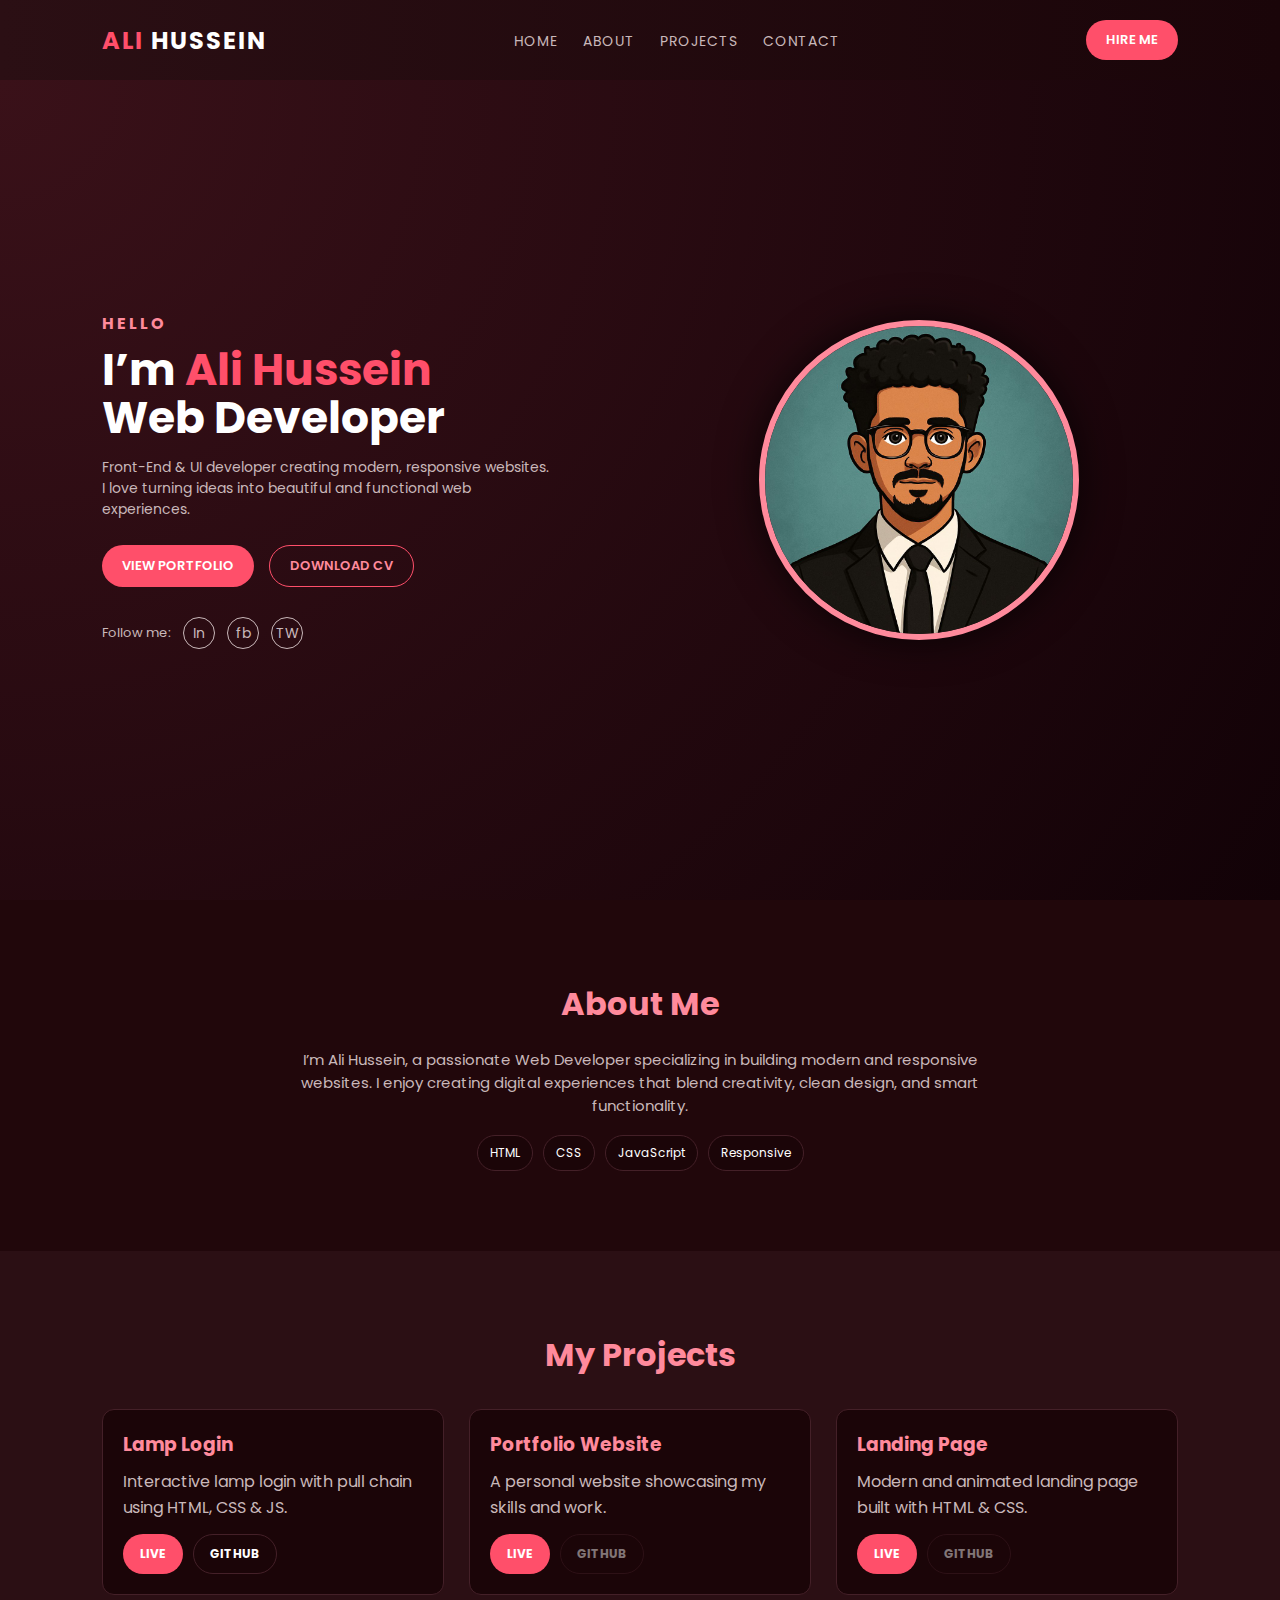
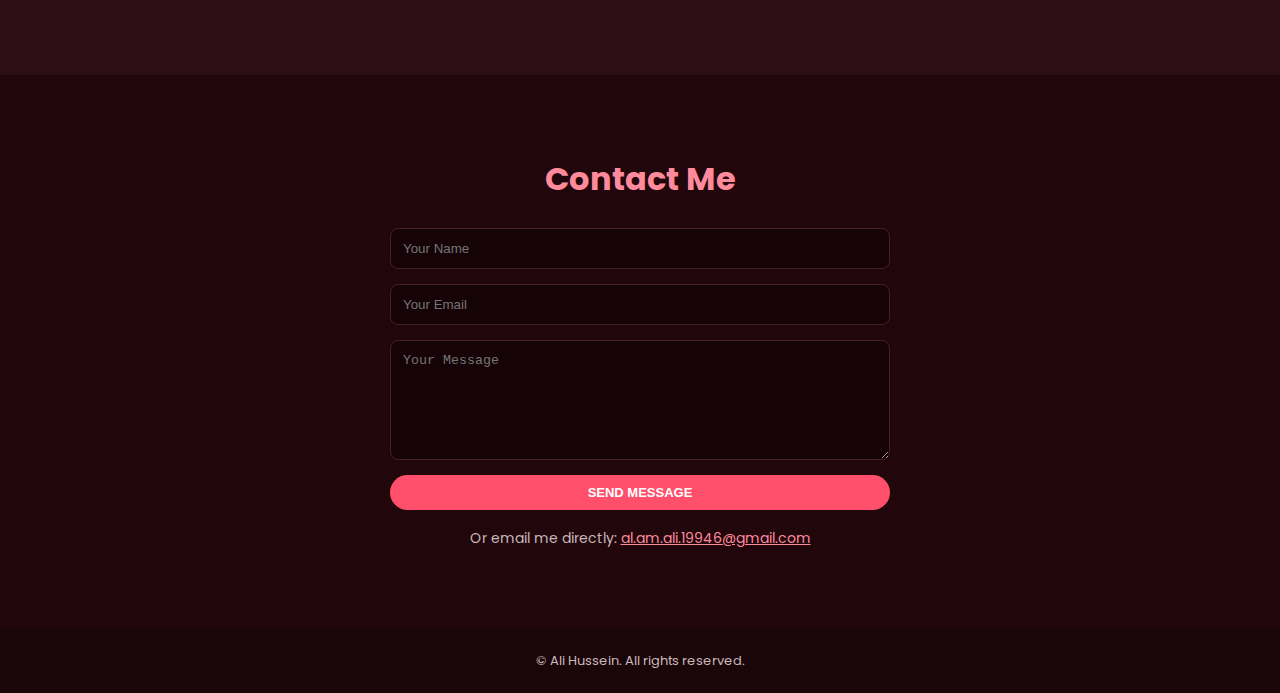
<file: index.html>
<!DOCTYPE html>
<html lang="en">

<head>
  <meta charset="UTF-8" />
  <meta name="viewport" content="width=device-width, initial-scale=1.0" />
  <title>Ali Hussein | Web Developer</title>

  <link rel="stylesheet" href="style.css" />
  <link href="https://fonts.googleapis.com/css2?family=Poppins:wght@300;400;600;700&display=swap" rel="stylesheet">
</head>

<body>

  <!-- HEADER -->
  <header>
    <div class="logo"><span>ALI</span> HUSSEIN</div>

    <nav>
      <ul>
        <li><a href="#home">Home</a></li>
        <li><a href="#about">About</a></li>
        <li><a href="#projects">Projects</a></li>
        <li><a href="#contact">Contact</a></li>
      </ul>
    </nav>

    <a class="btn-main" href="#contact">Hire Me</a>
  </header>

  <!-- HERO SECTION -->
  <section class="hero" id="home">
    <div class="hero-text">
      <h3>Hello</h3>
      <h1>I’m <span>Ali Hussein</span><br />Web Developer</h1>

      <p>
        Front-End & UI developer creating modern, responsive websites.
        I love turning ideas into beautiful and functional web experiences.
      </p>

      <div class="hero-buttons">
        <a class="btn-main" href="#projects">View Portfolio</a>
        <a href="mijn cv.pdf" target="_blank" class="btn-outline" download>DOWNLOAD CV</a>
      </div>

      <div class="social">
        <span>Follow me:</span>
        <a href="https://www.linkedin.com/in/ali-hussein-363864380?utm_source=share&utm_campaign=share_via&utm_content=profile&utm_medium=ios_app"
          target="_blank" rel="noopener">In</a>
        <a href="https://www.facebook.com/share/17NGANShFx/?mibextid=wwXIfr" target="_blank" rel="noopener">fb</a>
        <a href="https://x.com/1lovexxxxx?s=21" target="_blank" rel="noopener">TW</a>
      </div>
    </div>

    <div class="hero-img">
      <div class="circle-wrap">
        <img src="image/profile1.jpeg" alt="Ali Hussein" />
      </div>
    </div>
  </section>

  <!-- ABOUT SECTION -->
  <section class="about" id="about">
    <h2>About Me</h2>
    <p>
      I’m Ali Hussein, a passionate Web Developer specializing in building modern and responsive websites.
      I enjoy creating digital experiences that blend creativity, clean design, and smart functionality.
    </p>

    <div class="about-badges">
      <span>HTML</span>
      <span>CSS</span>
      <span>JavaScript</span>
      <span>Responsive</span>
    </div>
  </section>

  <!-- PROJECTS SECTION -->
  <section class="projects" id="projects">
    <h2>My Projects</h2>

    <div class="project-grid">

      <div class="project-card">
        <h3>Lamp Login</h3>
        <p>Interactive lamp login with pull chain using HTML, CSS & JS.</p>
        <div class="project-actions">
          <a class="primary" href="projects/lamp-login/index.html" target="_blank" rel="noopener">Live</a>

          <a href="https://github.com/alihussein777" target="_blank" class="noopener" aria-disabled="true">GitHub</a>

        </div>
      </div>

      <div class="project-card">
        <h3>Portfolio Website</h3>
        <p>A personal website showcasing my skills and work.</p>
        <div class="project-actions">
          <a class="primary" href="#home">Live</a>
          <a href="#" class="disabled" aria-disabled="true">GitHub</a>
        </div>
      </div>

      <div class="project-card">
        <h3>Landing Page</h3>
        <p>Modern and animated landing page built with HTML & CSS.</p>
        <div class="project-actions">
          <a class="primary" href="#" class="disabled" aria-disabled="true">Live</a>
          <a href="#" class="disabled" aria-disabled="true">GitHub</a>
        </div>
      </div>

    </div>
  </section>


  <!-- CONTACT SECTION -->
  <section class="contact" id="contact">
    <h2>Contact Me</h2>

    <form class="contact-form" id="contactForm">
      <input type="text" id="name" placeholder="Your Name" required />
      <input type="email" id="email" placeholder="Your Email" required />
      <textarea id="message" placeholder="Your Message" required></textarea>
      <button class="btn-main" type="submit">Send Message</button>
    </form>

    <p class="contact-note">
      Or email me directly: <a class="email" href="mailto:al.am.ali.19946@gmail.com">al.am.ali.19946@gmail.com</a>
    </p>
  </section>

  <footer class="footer">
    <p>© <span id="year"></span> Ali Hussein. All rights reserved.</p>
  </footer>

  <script src="script.js"></script>
</body>

</html>
</file>
<file: style.css>
:root {
  --bg-main: #2b0f14;
  --bg-dark: #1a0509;
  --accent: #ff4f6a;
  --accent-light: #ff8a9c;
  --text-main: #ffffff;
  --text-muted: #c9b8ba;
}

* {
  margin: 0;
  padding: 0;
  box-sizing: border-box;
}

html {
  scroll-behavior: smooth;
}

body {
  font-family: "Poppins", sans-serif;
  background: var(--bg-dark);
  color: var(--text-main);
}

a {
  text-decoration: none;
  color: inherit;
}

/* ====== NAVBAR ====== */
header {
  width: 100%;
  padding: 20px 8%;
  background: linear-gradient(90deg, #2b0f14, #1a0509);
  display: flex;
  align-items: center;
  justify-content: space-between;
  position: sticky;
  top: 0;
  z-index: 10;
}

.logo {
  font-size: 24px;
  font-weight: 700;
  letter-spacing: 2px;
}

.logo span {
  color: var(--accent);
}

nav ul {
  list-style: none;
  display: flex;
  gap: 25px;
}

nav li a {
  font-size: 14px;
  text-transform: uppercase;
  letter-spacing: 1px;
  color: var(--text-muted);
}

nav li a:hover {
  color: var(--accent);
}

.btn-main {
  display: inline-flex;
  align-items: center;
  justify-content: center;
  padding: 10px 20px;
  border-radius: 999px;
  background: var(--accent);
  border: none;
  font-size: 13px;
  font-weight: 600;
  text-transform: uppercase;
  cursor: pointer;
  color: #fff;
}

.btn-main:hover {
  background: var(--accent-light);
}

.btn-outline {
  display: inline-flex;
  align-items: center;
  justify-content: center;
  padding: 10px 20px;
  border-radius: 999px;
  border: 1px solid var(--accent);
  background: transparent;
  font-size: 13px;
  font-weight: 600;
  text-transform: uppercase;
  cursor: pointer;
  color: var(--accent-light);
}

.btn-outline:hover {
  background: var(--accent);
  color: #fff;
}

/* ====== HERO SECTION ====== */
.hero {
  min-height: calc(100vh - 80px);
  padding: 60px 8% 80px;
  display: flex;
  align-items: center;
  justify-content: space-between;
  gap: 40px;
  background: radial-gradient(circle at top left, #3a1119, #120207);
}

.hero-text {
  flex: 1;
}

.hero-text h3 {
  font-size: 16px;
  letter-spacing: 3px;
  text-transform: uppercase;
  color: var(--accent-light);
  margin-bottom: 10px;
}

.hero-text h1 {
  font-size: 44px;
  line-height: 1.1;
  margin-bottom: 15px;
}

.hero-text h1 span {
  color: var(--accent);
}

.hero-text p {
  font-size: 14px;
  color: var(--text-muted);
  max-width: 450px;
  margin-bottom: 25px;
}

.hero-buttons {
  display: flex;
  flex-wrap: wrap;
  gap: 15px;
  margin-bottom: 30px;
}

.social {
  display: flex;
  align-items: center;
  gap: 12px;
  margin-top: 10px;
}

.social span {
  color: var(--text-muted);
  font-size: 13px;
}

.social a {
  width: 32px;
  height: 32px;
  border-radius: 50%;
  border: 1px solid var(--text-muted);
  display: flex;
  align-items: center;
  justify-content: center;
  font-size: 14px;
  color: var(--text-muted);
}

.social a:hover {
  border-color: var(--accent);
  color: var(--accent);
}

/* ====== HERO IMAGE ====== */
.hero-img {
  flex: 1;
  display: flex;
  align-items: center;
  justify-content: center;
}

.circle-wrap {
  width: 320px;
  height: 320px;
  border-radius: 50%;
  border: 6px solid var(--accent-light);
  position: relative;
  display: flex;
  align-items: center;
  justify-content: center;
  overflow: hidden;
  box-shadow: 0 0 40px rgba(0, 0, 0, .7);
  transition: transform .3s;
}

.circle-wrap:hover {
  border-color: var(--accent);
  transform: translateY(-5px);
}

.circle-wrap::before {
  content: "";
  position: absolute;
  inset: -40px;
  border-radius: 50%;
  background: radial-gradient(circle at top, rgba(255, 79, 106, .4), transparent 60%);
  z-index: 0;
}

.circle-wrap img {
  position: relative;
  z-index: 1;
  width: 100%;
  height: 100%;
  object-fit: cover;
}

/* ===== ABOUT SECTION ===== */
.about {
  padding: 80px 8%;
  text-align: center;
  background: #21070b;
}

.about h2 {
  font-size: 32px;
  margin-bottom: 20px;
  color: var(--accent-light);
}

.about p {
  max-width: 700px;
  margin: auto;
  font-size: 15px;
  color: var(--text-muted);
}

.about-badges {
  margin-top: 18px;
  display: flex;
  gap: 10px;
  justify-content: center;
  flex-wrap: wrap;
}

.about-badges span {
  font-size: 12px;
  padding: 8px 12px;
  border-radius: 999px;
  border: 1px solid #442028;
  background: #1b0508;
  color: var(--text-main);
}

/* ===== PROJECTS SECTION ===== */
.projects {
  padding: 80px 8%;
  background: #2b0f14;
  text-align: center;
}

.projects h2 {
  font-size: 32px;
  color: var(--accent-light);
  margin-bottom: 30px;
}

.project-grid {
  display: grid;
  grid-template-columns: repeat(auto-fit, minmax(250px, 1fr));
  gap: 25px;
}
/* From Uiverse.io by jolprince_5263 */ 
.card {
  max-width: fit-content;
  border-radius: 15px;
  display: flex;
  flex-direction: column;
  align-content: center;
  justify-content: center;
  gap: 1rem;
  backdrop-filter: blur(15px);
  box-shadow:
    inset 0 0 20px rgba(255, 255, 255, 0.192),
    inset 0 0 5px rgba(255, 255, 255, 0.274),
    0 5px 5px rgba(0, 0, 0, 0.164);
  transition: 0.5s;
}

.card:hover {
  animation: ease-out 5s;
  background: rgba(173, 173, 173, 0.05);
}

.card ul {
  padding: 1rem;
  display: flex;
  list-style: none;
  gap: 1rem;
  align-items: center;
  justify-content: center;
  align-content: center;
  flex-wrap: wrap;
  flex-direction: row;
}

.card ul li {
  cursor: pointer;
}

.svg {
  transition: all 0.3s;
  /* if you find some problems change w - h : 30px*/
  padding: 1rem;
  height: 60px;
  width: 60px;
  border-radius: 100%;
  color:#ff4f6a;
  fill: currentColor;
  box-shadow:
    inset 0 0 20px rgba(255, 255, 255, 0.3),
    inset 0 0 5px rgba(255, 255, 255, 0.5),
    0 5px 5px rgba(0, 0, 0, 0.164);
}

.text {
  opacity: 0;
  border-radius: 5px;
  padding: 5px;
  transition: all 0.3s;
  color: rgb(253, 253, 253);
  background-color: rgba(255, 255, 255, 0.3);
  position: absolute;
  z-index: 9999;
  box-shadow:
    -5px 0 1px rgba(153, 153, 153, 0.2),
    -10px 0 1px rgba(153, 153, 153, 0.2),
    inset 0 0 20px rgba(255, 255, 255, 0.3),
    inset 0 0 5px rgba(255, 255, 255, 0.5),
    0 5px 5px rgba(0, 0, 0, 0.082);
}

/*isometric prooyection*/
.iso-pro {
  transition: 0.5s;
}
.iso-pro:hover a > .svg {
  transform: translate(15px, -15px);
  border-radius: 100%;
}

.iso-pro:hover .text {
  opacity: 1;
  transform: translate(25px, -2px) skew(-5deg);
}

.iso-pro:hover .svg {
  transform: translate(5px, -5px);
}

.iso-pro span {
  opacity: 0;
  position: absolute;
  color: #1877f2;
  border-color: #1877f2;
  box-shadow:
    inset 0 0 20px rgba(255, 255, 255, 0.3),
    inset 0 0 5px rgba(255, 255, 255, 0.5),
    0 5px 5px rgba(0, 0, 0, 0.164);
  border-radius: 50%;
  transition: all 0.3s;
  height: 60px;
  width: 60px;
}

.iso-pro:hover span {
  opacity: 1;
}

.iso-pro:hover span:nth-child(1) {
  opacity: 0.2;
}

.iso-pro:hover span:nth-child(2) {
  opacity: 0.4;
  transform: translate(5px, -5px);
}

.iso-pro:hover span:nth-child(3) {
  opacity: 0.6;
  transform: translate(10px, -10px);
}


.project-card {
  background: #1b0508;
  padding: 20px;
  border-radius: 12px;
  border: 1px solid #442028;
  transition: .3s;
  text-align: left;
}

.project-card:hover {
  border-color: var(--accent);
  transform: translateY(-5px);
}

.project-card h3 {
  margin-bottom: 10px;
  color: var(--accent-light);
}

.project-card p {
  color: var(--text-muted);
  line-height: 1.6;
}

/* Project buttons */
.project-actions {
  margin-top: 14px;
  display: flex;
  gap: 10px;
  flex-wrap: wrap;
}

.project-actions a {
  padding: 10px 16px;
  border-radius: 999px;
  font-size: 12px;
  font-weight: 700;
  text-transform: uppercase;
  border: 1px solid #442028;
  color: var(--text-main);
  transition: .25s;
}

.project-actions a:hover {
  transform: translateY(-2px);
  border-color: var(--accent);
}

.project-actions a.primary {
  background: var(--accent);
  border-color: transparent;
}

.project-actions a.primary:hover {
  background: var(--accent-light);
}

.project-actions a.disabled {
  opacity: .45;
  pointer-events: none;
}

/* ===== CONTACT SECTION ===== */
.contact {
  padding: 80px 8%;
  text-align: center;
  background: #21070b;
}

.contact h2 {
  font-size: 32px;
  margin-bottom: 25px;
  color: var(--accent-light);
}

.contact-form {
  max-width: 500px;
  margin: auto;
  display: flex;
  flex-direction: column;
  gap: 15px;
}

.contact-form input,
.contact-form textarea {
  padding: 12px;
  border-radius: 8px;
  border: 1px solid #442028;
  background: #150307;
  color: #fff;
}

.contact-form textarea {
  height: 120px;
}

.contact-form input:focus,
.contact-form textarea:focus {
  outline: 1px solid var(--accent);
}

.contact-note {
  margin-top: 18px;
  color: var(--text-muted);
  font-size: 14px;
}

.contact-note .email {
  color: var(--accent-light);
  text-decoration: underline;
}

/* Footer */
.footer {
  padding: 22px 8%;
  text-align: center;
  background: #1a0509;
  color: var(--text-muted);
  font-size: 13px;
}

/* --- RESPONSIVE --- */
@media (max-width: 900px) {
  .hero {
    flex-direction: column;
    text-align: center;
  }

  .hero-text p {
    max-width: 100%;
  }

  .hero-buttons {
    justify-content: center;
  }

  .social {
    justify-content: center;
  }
}

@media (max-width: 600px) {
  header {
    flex-direction: column;
    gap: 15px;
  }

  nav ul {
    gap: 15px;
    flex-wrap: wrap;
    justify-content: center;
  }

  .hero-text h1 {
    font-size: 34px;
  }

  .circle-wrap {
    width: 260px;
    height: 260px;
  }
}
</file>
